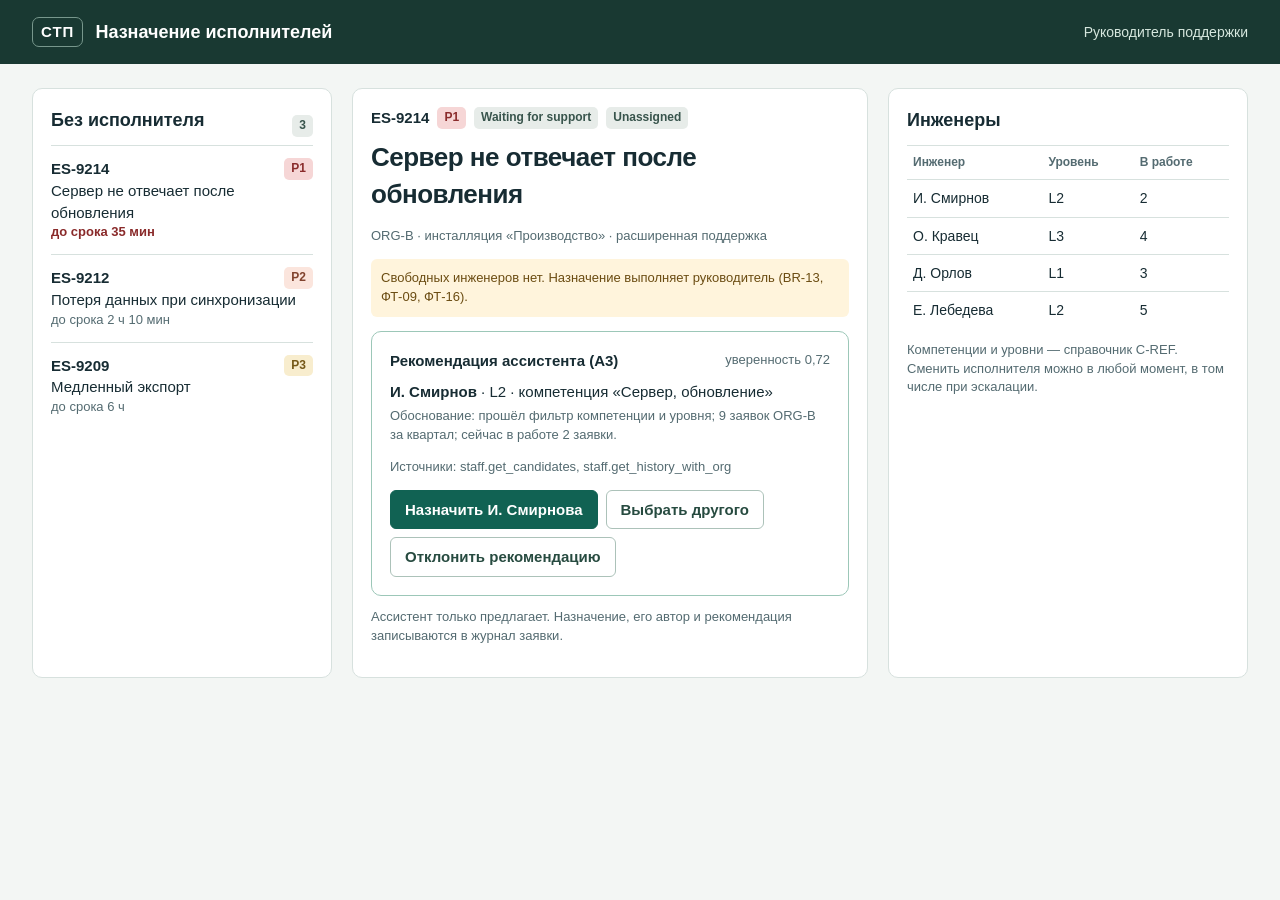
<file: stage2/mockups/manager.html>
<!doctype html><html lang="ru"><head><meta charset="utf-8"><title>Макет: назначение исполнителя</title><link rel="stylesheet" href="base.css"></head><body>
<header><b class="brand">СТП</b><strong>Назначение исполнителей</strong><span class="who">Руководитель поддержки</span></header>
<main style="grid-template-columns:300px 1fr 360px">
<section class="card"><div class="row spread"><h2>Без исполнителя</h2><span class="pill">3</span></div>
<ul class="list"><li><div class="row spread"><b>ES-9214</b><span class="pill p1">P1</span></div><div>Сервер не отвечает после обновления</div><div class="warn" style="font-size:13px">до срока 35 мин</div></li>
<li><div class="row spread"><b>ES-9212</b><span class="pill p2">P2</span></div><div>Потеря данных при синхронизации</div><div class="muted">до срока 2 ч 10 мин</div></li>
<li><div class="row spread"><b>ES-9209</b><span class="pill p3">P3</span></div><div>Медленный экспорт</div><div class="muted">до срока 6 ч</div></li></ul></section>
<section class="card"><div class="row"><b>ES-9214</b><span class="pill p1">P1</span><span class="pill">Waiting for support</span><span class="pill">Unassigned</span></div>
<h1 style="margin-top:10px">Сервер не отвечает после обновления</h1><p class="muted">ORG-B · инсталляция «Производство» · расширенная поддержка</p>
<div class="hint" style="background:#fff4dc;color:#6b4c12">Свободных инженеров нет. Назначение выполняет руководитель (BR-13, ФТ-09, ФТ-16).</div>
<div class="card" style="margin-top:14px;border-color:#9cc7b8"><div class="row spread"><h3>Рекомендация ассистента (А3)</h3><span class="muted">уверенность 0,72</span></div>
<p style="margin:10px 0 4px"><b>И. Смирнов</b> · L2 · компетенция «Сервер, обновление»</p>
<p class="muted" style="margin:0">Обоснование: прошёл фильтр компетенции и уровня; 9 заявок ORG-B за квартал; сейчас в работе 2 заявки.</p>
<p class="muted">Источники: staff.get_candidates, staff.get_history_with_org</p>
<div class="row" style="margin-top:10px"><button class="primary">Назначить И. Смирнова</button><button>Выбрать другого</button><button>Отклонить рекомендацию</button></div></div>
<p class="muted" style="margin-top:12px">Ассистент только предлагает. Назначение, его автор и рекомендация записываются в журнал заявки.</p></section>
<section class="card"><h2>Инженеры</h2><table><tr><th>Инженер</th><th>Уровень</th><th>В работе</th></tr>
<tr><td>И. Смирнов</td><td>L2</td><td>2</td></tr><tr><td>О. Кравец</td><td>L3</td><td>4</td></tr><tr><td>Д. Орлов</td><td>L1</td><td>3</td></tr><tr><td>Е. Лебедева</td><td>L2</td><td>5</td></tr></table>
<p class="muted" style="margin-top:12px">Компетенции и уровни — справочник C-REF. Сменить исполнителя можно в любой момент, в том числе при эскалации.</p></section>
</main></body></html>
</file>
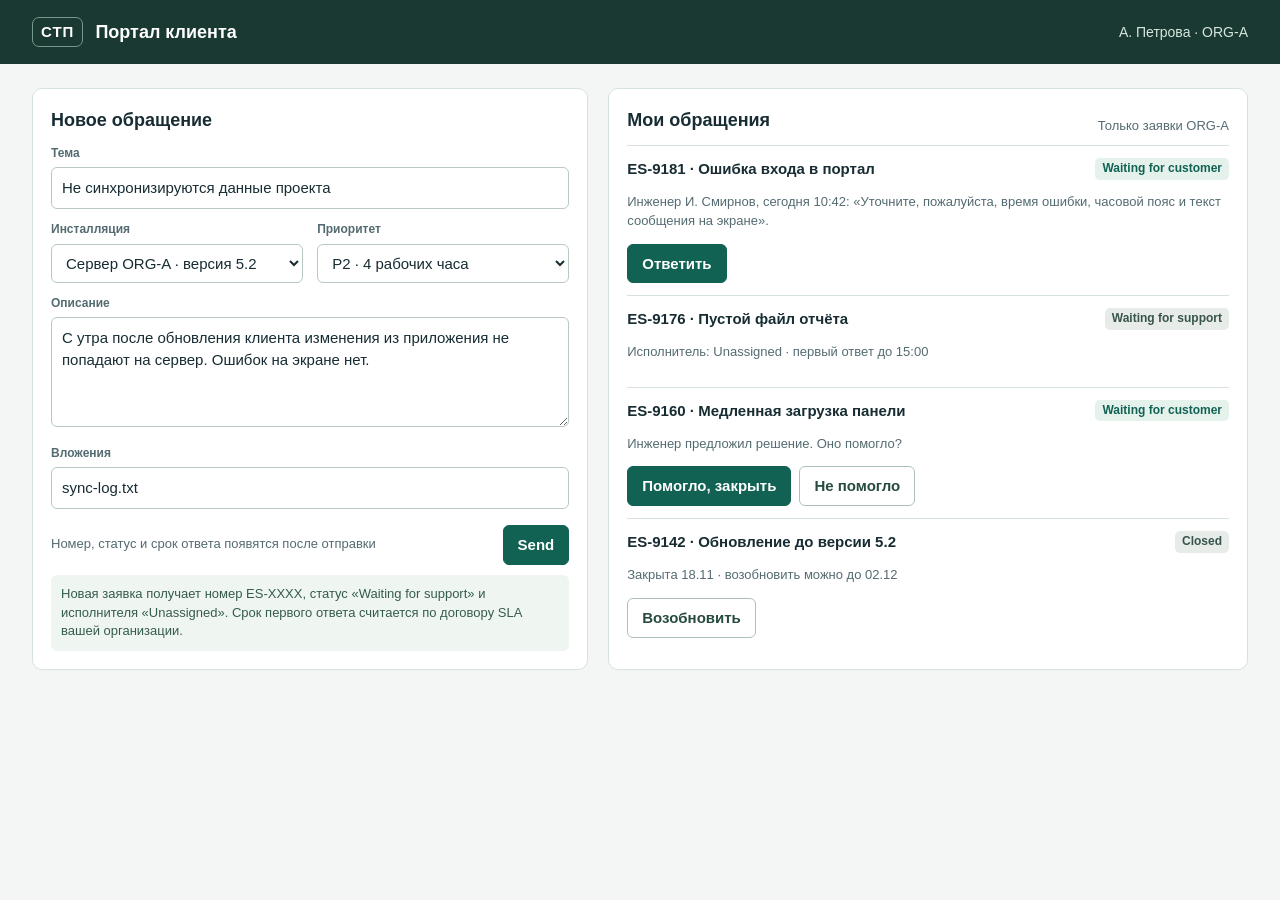
<file: stage2/mockups/portal.html>
<!doctype html><html lang="ru"><head><meta charset="utf-8"><title>Макет: портал клиента</title><link rel="stylesheet" href="base.css"></head><body>
<header><b class="brand">СТП</b><strong>Портал клиента</strong><span class="who">А. Петрова · ORG-A</span></header>
<main style="grid-template-columns:1fr 1.15fr">
<section class="card"><h2>Новое обращение</h2>
<label>Тема</label><input value="Не синхронизируются данные проекта">
<div class="row" style="gap:14px"><div style="flex:1"><label>Инсталляция</label><select><option>Сервер ORG-A · версия 5.2</option></select></div>
<div style="flex:1"><label>Приоритет</label><select><option>P2 · 4 рабочих часа</option></select></div></div>
<label>Описание</label><textarea>С утра после обновления клиента изменения из приложения не попадают на сервер. Ошибок на экране нет.</textarea>
<label>Вложения</label><input value="sync-log.txt">
<div class="row spread" style="margin-top:16px"><span class="muted">Номер, статус и срок ответа появятся после отправки</span><button class="primary">Send</button></div>
<div class="hint">Новая заявка получает номер ES-XXXX, статус «Waiting for support» и исполнителя «Unassigned». Срок первого ответа считается по договору SLA вашей организации.</div>
</section>
<section class="card"><div class="row spread"><h2>Мои обращения</h2><span class="muted">Только заявки ORG-A</span></div>
<ul class="list">
<li><div class="row spread"><b>ES-9181 · Ошибка входа в портал</b><span class="pill good">Waiting for customer</span></div>
<p class="muted">Инженер И. Смирнов, сегодня 10:42: «Уточните, пожалуйста, время ошибки, часовой пояс и текст сообщения на экране».</p>
<div class="row"><button class="primary">Ответить</button></div></li>
<li><div class="row spread"><b>ES-9176 · Пустой файл отчёта</b><span class="pill">Waiting for support</span></div>
<p class="muted">Исполнитель: Unassigned · первый ответ до 15:00</p></li>
<li><div class="row spread"><b>ES-9160 · Медленная загрузка панели</b><span class="pill good">Waiting for customer</span></div>
<p class="muted">Инженер предложил решение. Оно помогло?</p>
<div class="row"><button class="primary">Помогло, закрыть</button><button>Не помогло</button></div></li>
<li><div class="row spread"><b>ES-9142 · Обновление до версии 5.2</b><span class="pill">Closed</span></div>
<p class="muted">Закрыта 18.11 · возобновить можно до 02.12</p><div class="row"><button>Возобновить</button></div></li>
</ul></section></main></body></html>
</file>
<file: stage2/mockups/base.css>
:root{--ink:#172c33;--teal:#116253;--dim:#546b71;--line:#d7e1de;--mint:#e5f2ec}
*{box-sizing:border-box}body{margin:0;color:var(--ink);background:#f3f6f4;font:15px/1.45 -apple-system,BlinkMacSystemFont,"Segoe UI",Arial,sans-serif}
header{height:64px;background:#193932;color:#fff;display:flex;align-items:center;gap:12px;padding:0 32px}
.brand{border:1px solid #77978c;border-radius:7px;padding:3px 8px;letter-spacing:1px}header strong{font-size:18px}.who{margin-left:auto;color:#d6e7de;font-size:14px}
main{display:grid;gap:20px;padding:24px 32px;max-width:1360px;margin:auto}
.card{background:#fff;border:1px solid var(--line);border-radius:10px;padding:18px}
h1{font-size:26px;margin:0 0 6px;letter-spacing:-.5px}h2{font-size:18px;margin:0 0 12px}h3{font-size:15px;margin:0}
label{display:block;font-size:12px;font-weight:650;color:var(--dim);margin:12px 0 5px}
input,select,textarea{width:100%;font:inherit;border:1px solid #b8c9c2;border-radius:6px;padding:9px 10px;background:#fff;color:var(--ink)}
textarea{min-height:110px}
button{font:inherit;font-weight:650;border-radius:6px;border:1px solid #acc2b9;background:#fff;color:#274b40;padding:8px 14px}
button.primary{background:var(--teal);border-color:var(--teal);color:#fff}
.pill{display:inline-block;border-radius:5px;font-size:12px;padding:2px 7px;font-weight:650;background:#e7ece9;color:#38544c}
.p1{background:#f6d6d6;color:#8a2b2b}.p2{background:#fbe5dd;color:#81432e}.p3{background:#f8edce;color:#755817}.good{background:var(--mint);color:var(--teal)}
.row{display:flex;gap:8px;align-items:center;flex-wrap:wrap}.spread{justify-content:space-between}
.muted{color:var(--dim);font-size:13px}.list{list-style:none;margin:0;padding:0}.list li{border-top:1px solid var(--line);padding:12px 0}
.hint{background:#eff6f2;border-radius:6px;padding:10px;margin-top:10px;color:#355c4b;font-size:13px}
table{width:100%;border-collapse:collapse;font-size:14px}td,th{border-top:1px solid var(--line);padding:8px 6px;text-align:left}th{font-size:12px;color:var(--dim)}
.warn{color:#8a2b2b;font-weight:650}
</file>
